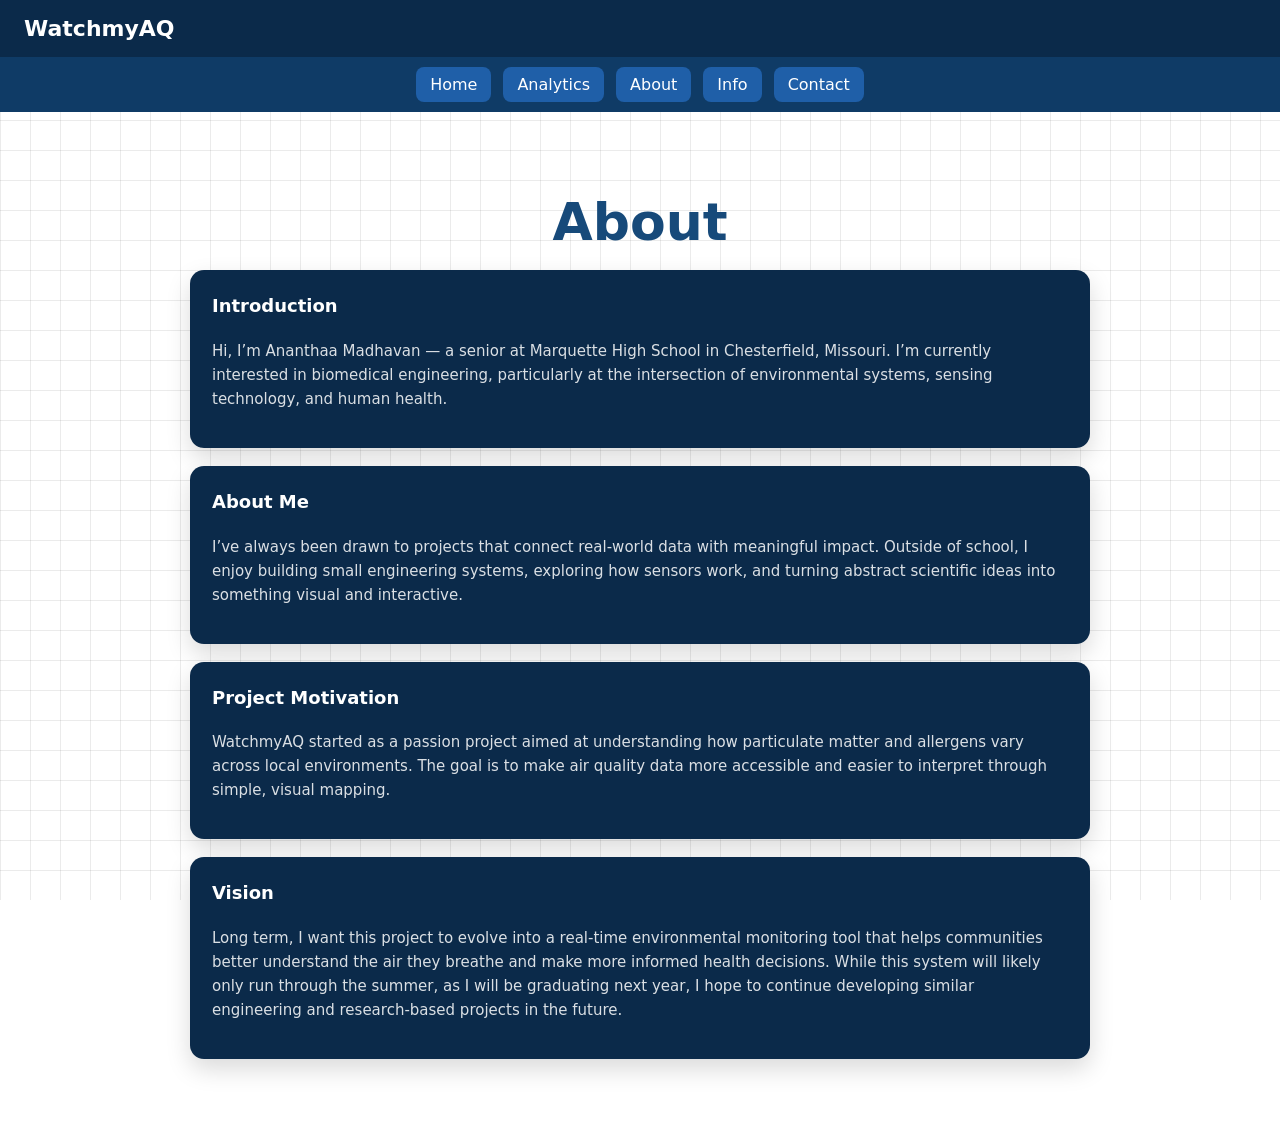
<file: about.html>
<!DOCTYPE html>
<html>
<head>
  <title>About - WatchmyAQ</title>
  <link rel="stylesheet" href="style.css">
</head>
  
<script src="script.js"></script>
<body>

  <!-- TOP BANNER -->
  <div class="top-banner">WatchmyAQ</div>

  <!-- NAV BAR -->
 <div class="navbar">
    <a href="index.html">Home</a>
      <a href="analytics.html">Analytics</a>
    <a href="about.html">About</a>
    <a href="design.html">Info</a>
    <a href="contact.html">Contact</a>
  </div>
  <!-- PAGE CONTENT -->
  <div class="container">

    <h1>About</h1>

    <div class="about-card">
      <h3>Introduction</h3>
      <p>
        Hi, I’m Ananthaa Madhavan — a senior at Marquette High School in Chesterfield, Missouri.
        I’m currently interested in biomedical engineering, particularly at the intersection of
        environmental systems, sensing technology, and human health.
      </p>
    </div>

    <div class="about-card">
      <h3>About Me</h3>
      <p>
        I’ve always been drawn to projects that connect real-world data with meaningful impact.
        Outside of school, I enjoy building small engineering systems, exploring how sensors work,
        and turning abstract scientific ideas into something visual and interactive.
      </p>
    </div>

    <div class="about-card">
      <h3>Project Motivation</h3>
      <p>
        WatchmyAQ started as a passion project aimed at understanding how particulate matter
        and allergens vary across local environments. The goal is to make air quality data more
        accessible and easier to interpret through simple, visual mapping.
      </p>
    </div>

    <div class="about-card">
      <h3>Vision</h3>
      <p>
        Long term, I want this project to evolve into a real-time environmental monitoring tool
        that helps communities better understand the air they breathe and make more informed health decisions.
        While this system will likely only run through the summer, as I will be graduating next year,
        I hope to continue developing similar engineering and research-based projects in the future.
      </p>
    </div>

  </div>

</body>
</html>
</file>
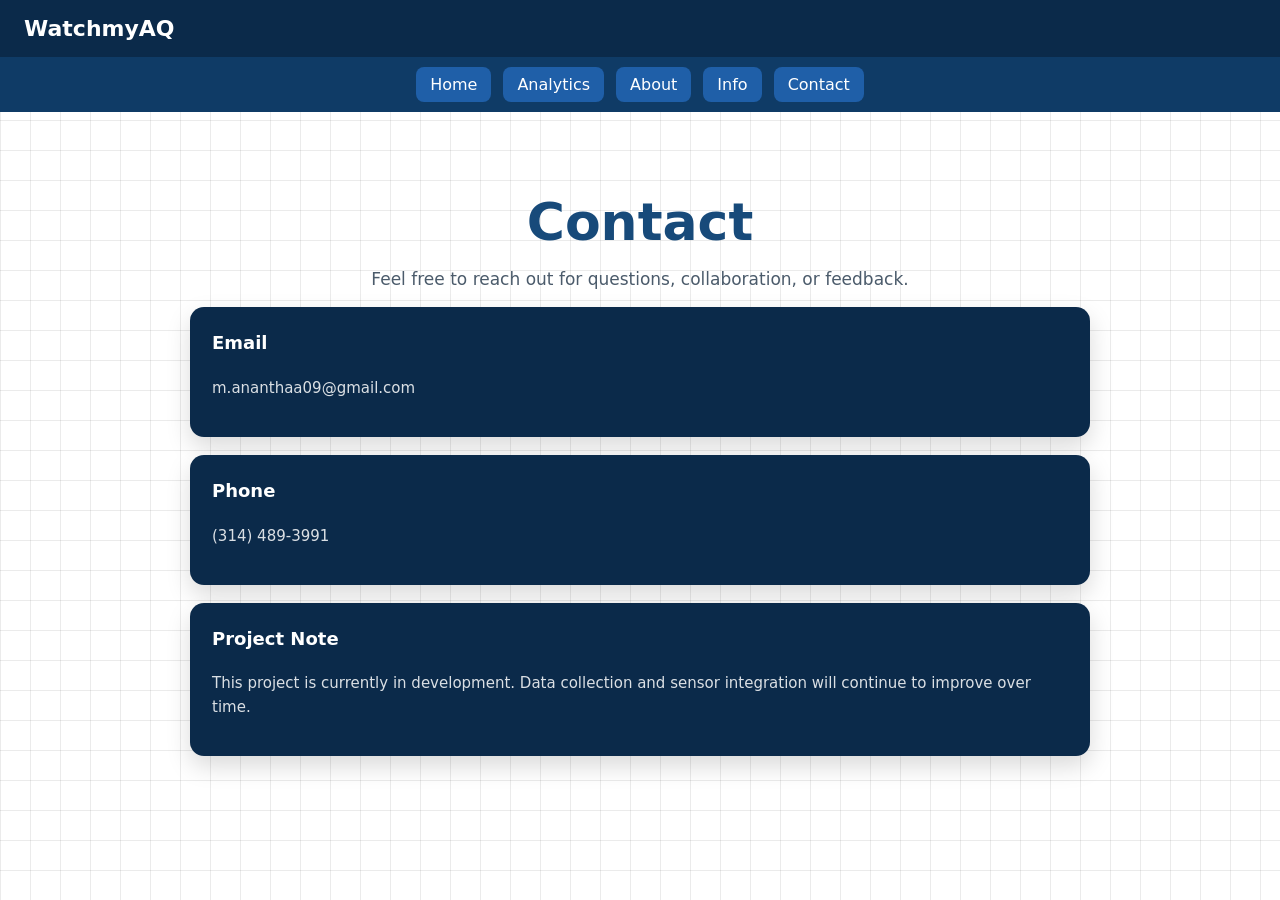
<file: contact.html>
<!DOCTYPE html>
<html>
<head>
  <title>Contact - WatchmyAQ</title>
  <link rel="stylesheet" href="style.css">
</head>
<script src="script.js"></script>
<body>

  <!-- TOP BANNER -->
  <div class="top-banner">WatchmyAQ</div>

  <!-- NAVBAR -->
  <div class="navbar">
    <a href="index.html">Home</a>
       <a href="analytics.html">Analytics</a>
    <a href="about.html">About</a>
    <a href="design.html">Info</a>
    <a href="contact.html">Contact</a>
  </div>

  <!-- CONTENT -->
  <div class="container">

    <h1>Contact</h1>

    <p>
      Feel free to reach out for questions, collaboration, or feedback.
    </p>

    <div class="about-card">

      <h3>Email</h3>
      <p id="emailBox">m.ananthaa09@gmail.com</p>

    </div>

    <div class="about-card">

      <h3>Phone</h3>
      <p id="phoneBox">(314) 489-3991</p>

    </div>

    <div class="about-card">

      <h3>Project Note</h3>
      <p>
        This project is currently in development. Data collection and sensor integration
        will continue to improve over time.
      </p>

    </div>

  </div>

</body>
</html>
</file>
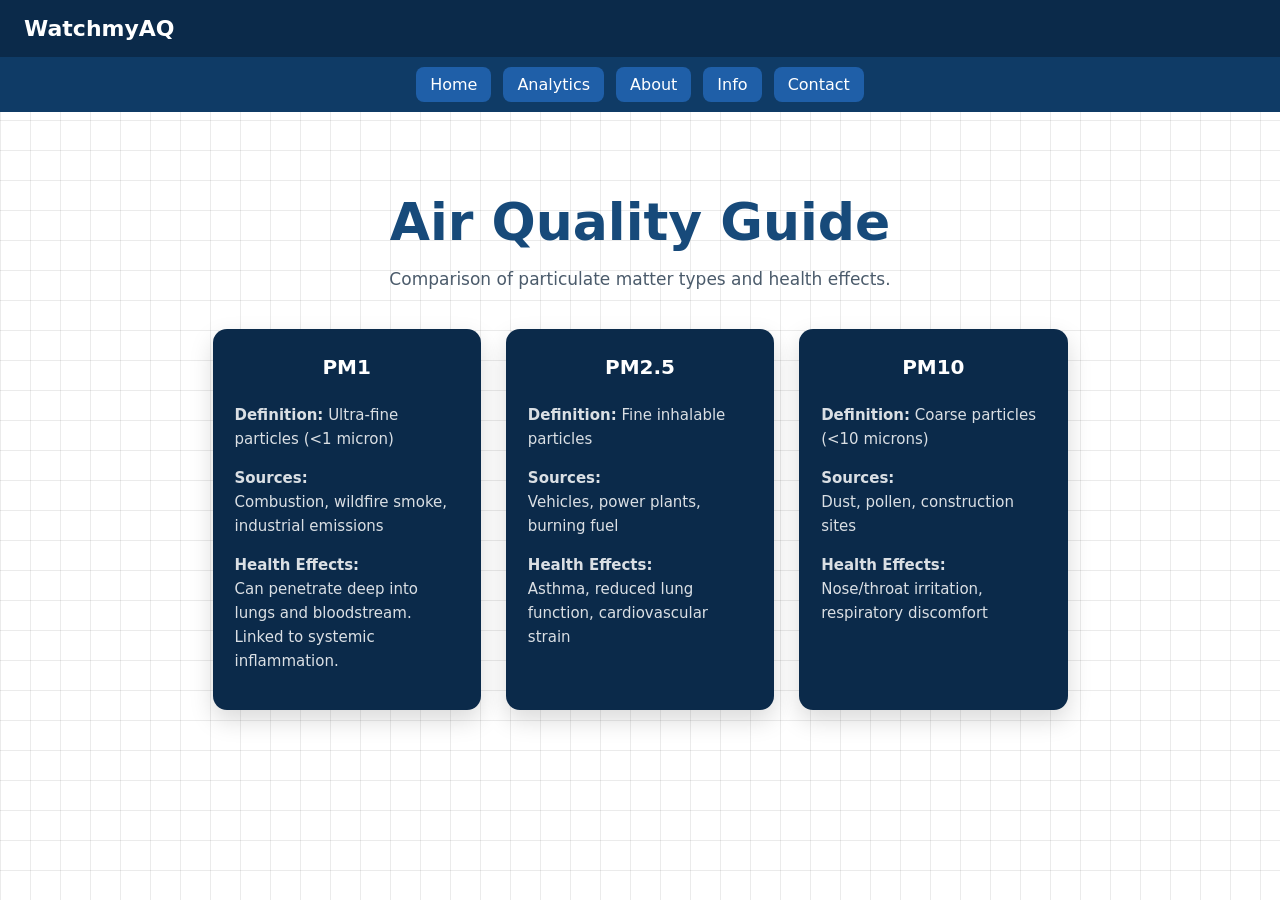
<file: design.html>
<!DOCTYPE html>
<html>
<head>
  <title>Air Quality Info - WatchmyAQ</title>
  <link rel="stylesheet" href="style.css">
</head>
<script src="script.js"></script>
<body>

  <div class="top-banner">WatchmyAQ</div>

  <div class="navbar">
    <a href="index.html">Home</a>
       <a href="analytics.html">Analytics</a>
    <a href="about.html">About</a>
    <a href="design.html">Info</a>
    <a href="contact.html">Contact</a>
  </div>

  <div class="container">

    <h1>Air Quality Guide</h1>

    <p>Comparison of particulate matter types and health effects.</p>

    <!-- 3 COLUMN LAYOUT -->
    <div class="column-grid">

      <!-- PM1 -->
      <div class="aq-column">
        <h3>PM1</h3>

        <p><b>Definition:</b> Ultra-fine particles (<1 micron)</p>

        <p><b>Sources:</b><br>
          Combustion, wildfire smoke, industrial emissions
        </p>

        <p><b>Health Effects:</b><br>
          Can penetrate deep into lungs and bloodstream. Linked to systemic inflammation.
        </p>
      </div>

      <!-- PM2.5 -->
      <div class="aq-column">
        <h3>PM2.5</h3>

        <p><b>Definition:</b> Fine inhalable particles</p>

        <p><b>Sources:</b><br>
          Vehicles, power plants, burning fuel
        </p>

        <p><b>Health Effects:</b><br>
          Asthma, reduced lung function, cardiovascular strain
        </p>
      </div>

      <!-- PM10 -->
      <div class="aq-column">
        <h3>PM10</h3>

        <p><b>Definition:</b> Coarse particles (<10 microns)</p>

        <p><b>Sources:</b><br>
          Dust, pollen, construction sites
        </p>

        <p><b>Health Effects:</b><br>
          Nose/throat irritation, respiratory discomfort
        </p>
      </div>

    </div>

  </div>

</body>
</html>
</file>
<file: style.css>
* {
  box-sizing: border-box;
}

/* =======================
   BASE
======================= */

body {
  margin: 0;
  font-family: "Segoe UI", system-ui, Arial;
  background: #ffffff;

  overflow-x: hidden;
  overflow-y: auto;

  color: #1f2d3d;
}

/* =======================
   GRID (BOTTOM LAYER)
======================= */

body::before {
  content: "";
  position: fixed;
  inset: 0;

  background-image:
    linear-gradient(to right, rgba(0,0,0,0.08) 1px, transparent 1px),
    linear-gradient(to bottom, rgba(0,0,0,0.08) 1px, transparent 1px);

  background-size: 30px 30px;

  z-index: 0;
  pointer-events: none;
}

/* =======================
   PARTICLES (MIDDLE LAYER)
======================= */

.particle {
  position: fixed;

  border-radius: 50%;
  opacity: 0.65;

  box-shadow: 0 0 10px rgba(0,0,0,0.2);

  pointer-events: none;

  z-index: 2;
}

.green { background: #2ecc71; }
.yellow { background: #f1c40f; }
.orange { background: #e67e22; }
.red { background: #e74c3c; }

/* =======================
   MAP
======================= */

#map {
  height: 100vh;
  width: 100vw;

  position: fixed;
  top: 0;
  left: 0;

  z-index: 1;
}

/* Leaflet internal layers must stay under UI */
.leaflet-pane {
  z-index: 1 !important;
}

.leaflet-top,
.leaflet-bottom {
  z-index: 2 !important;
}

/* =======================
   PARTICLES (ABOVE MAP, BELOW UI)
======================= */

.particle {
  position: fixed;

  border-radius: 50%;
  opacity: 0.65;

  box-shadow: 0 0 10px rgba(0,0,0,0.2);

  pointer-events: none;

  z-index: 0; /* 👈 KEY CHANGE */
}

/* =======================
   FOREGROUND CONTENT
======================= */

.container {
  position: relative;
  z-index: 10;

  max-width: 900px;
  margin: 80px auto;
  text-align: center;
}

h1 {
  font-size: 52px;
  color: #174a7a;
  margin-bottom: 10px;
}

p {
  color: #4b5b6b;
  font-size: 17px;
}

/* =======================
   ABOUT CARDS
======================= */

.about-card {
  background: #0b2a4a;
  color: white;

  padding: 22px;
  border-radius: 14px;
  margin-top: 18px;

  box-shadow: 0 10px 25px rgba(0,0,0,0.15);

  text-align: left;
  line-height: 1.6;
}

.about-card h3 {
  margin-top: 0;
  font-size: 18px;
}

.about-card p {
  color: rgba(255,255,255,0.85);
  font-size: 15px;
}

/* =======================
   TOP BANNER
======================= */

.top-banner {
  background: #0b2a4a;
  color: white;

  padding: 16px 24px;
  font-size: 22px;
  font-weight: 600;

  position: relative;
  z-index: 9999;
}

/* =======================
   NAVBAR
======================= */

.navbar {
  position: relative;
  z-index: 9999;

  display: flex;
  justify-content: center;
  gap: 12px;

  background: #0f3b66;
  padding: 10px;
}

.navbar a {
  color: white;
  text-decoration: none;

  padding: 8px 14px;
  border-radius: 8px;

  background: #1f5fa8;
}

.navbar a:hover {
  background: #2c7be5;
}

/* =======================
   PM PANEL
======================= */

.pm-toggle {
  position: absolute;
  top: 160px;
  right: 15px;

  z-index: 3000;

  background: #0b2a4a;
  padding: 12px;
  border-radius: 12px;

  width: 130px;

  display: flex;
  flex-direction: column;
  gap: 8px;
}

.pm-title {
  color: white;
  font-size: 12px;
  text-align: center;
  font-weight: 600;
}

.pm-toggle button {
  background: rgba(255,255,255,0.1);
  color: white;

  border: none;
  padding: 6px;

  border-radius: 6px;

  cursor: pointer;
}

.pm-toggle button.active {
  background: white;
  color: #0b2a4a;
}

/* =======================
   DATA TILES
======================= */

#data-panel {
  position: absolute;
  top: 110px;
  left: 15px;

  z-index: 3000;

  display: flex;
  flex-direction: column;
  gap: 10px;
}

.tile {
  width: 140px;
  height: 110px;

  background: rgba(11, 42, 74, 0.92);
  color: white;

  border-radius: 14px;

  box-shadow: 0 10px 25px rgba(0,0,0,0.25);

  display: flex;
  flex-direction: column;
  justify-content: center;
  align-items: center;
}

.tile .label {
  font-size: 11px;
  opacity: 0.75;
}

.tile .value {
  font-size: 28px;
  font-weight: 700;
  margin-top: 6px;
}

#pointCounter {
  position: fixed;
  bottom: 20px;
  right: 20px;

  background: rgba(20, 20, 20, 0.75);
  color: white;

  padding: 10px 14px;

  border-radius: 12px;

  font-family: "Segoe UI", sans-serif;
  font-size: 14px;

  z-index: 9999;

  backdrop-filter: blur(6px);

  box-shadow: 0 0 10px rgba(0,0,0,0.3);
}

/* =======================
   HEAT DOTS
======================= */

.heat-dot {
  position: absolute;
  border-radius: 50%;
  transform: translate(-50%, -50%);
  pointer-events: none;

  filter: blur(18px);
  opacity: 0.65;
}
/* =======================
   AIR QUALITY INFO COLUMNS
======================= */

.column-grid {
  width: 95%;
  max-width: 1300px;

  margin: 40px auto;

  display: grid;
  grid-template-columns: 1fr 1fr 1fr;
  gap: 25px;

  position: relative;
  z-index: 10;
}

.aq-column {
  background: #0b2a4a;
  color: white;

  padding: 22px;
  border-radius: 14px;

  box-shadow: 0 10px 25px rgba(0,0,0,0.15);

  text-align: left;
  line-height: 1.6;
}

.aq-column h3 {
  margin-top: 0;
  font-size: 20px;
  text-align: center;
}

.aq-column p {
  color: rgba(255,255,255,0.85);
  font-size: 15px;
}

@media (max-width: 800px) {
  .column-grid {
    grid-template-columns: 1fr;
  }
}

/* =======================
   ANALYTICS PAGE
======================= */

.analytics-grid {
  width: 95%;
  max-width: 1300px;

  margin: 40px auto;

  display: grid;
  grid-template-columns: 1fr 1fr;
  gap: 25px;
}

.stat-card {
  background: #0f2747;

  height: 260px;

  border-radius: 20px;

  display: flex;
  flex-direction: column;
  justify-content: center;
  align-items: center;

  color: white;

  box-shadow: 0 8px 20px rgba(0,0,0,0.15);

  transition: transform 0.2s ease;
}

.stat-card:hover {
  transform: translateY(-4px);
}

.stat-card h3 {
  margin: 0 0 20px 0;

  font-size: 1.5rem;
  font-weight: 600;

  text-align: center;
}

.stat-number {
  font-size: 3.2rem;
  font-weight: 700;
}

@media (max-width: 800px) {

  .analytics-grid {
    grid-template-columns: 1fr;
  }

}

.heat-green { background: #2ecc71; }
.heat-yellow { background: #f1c40f; }
.heat-orange { background: #e67e22; }
.heat-red { background: #e74c3c; }
</file>
